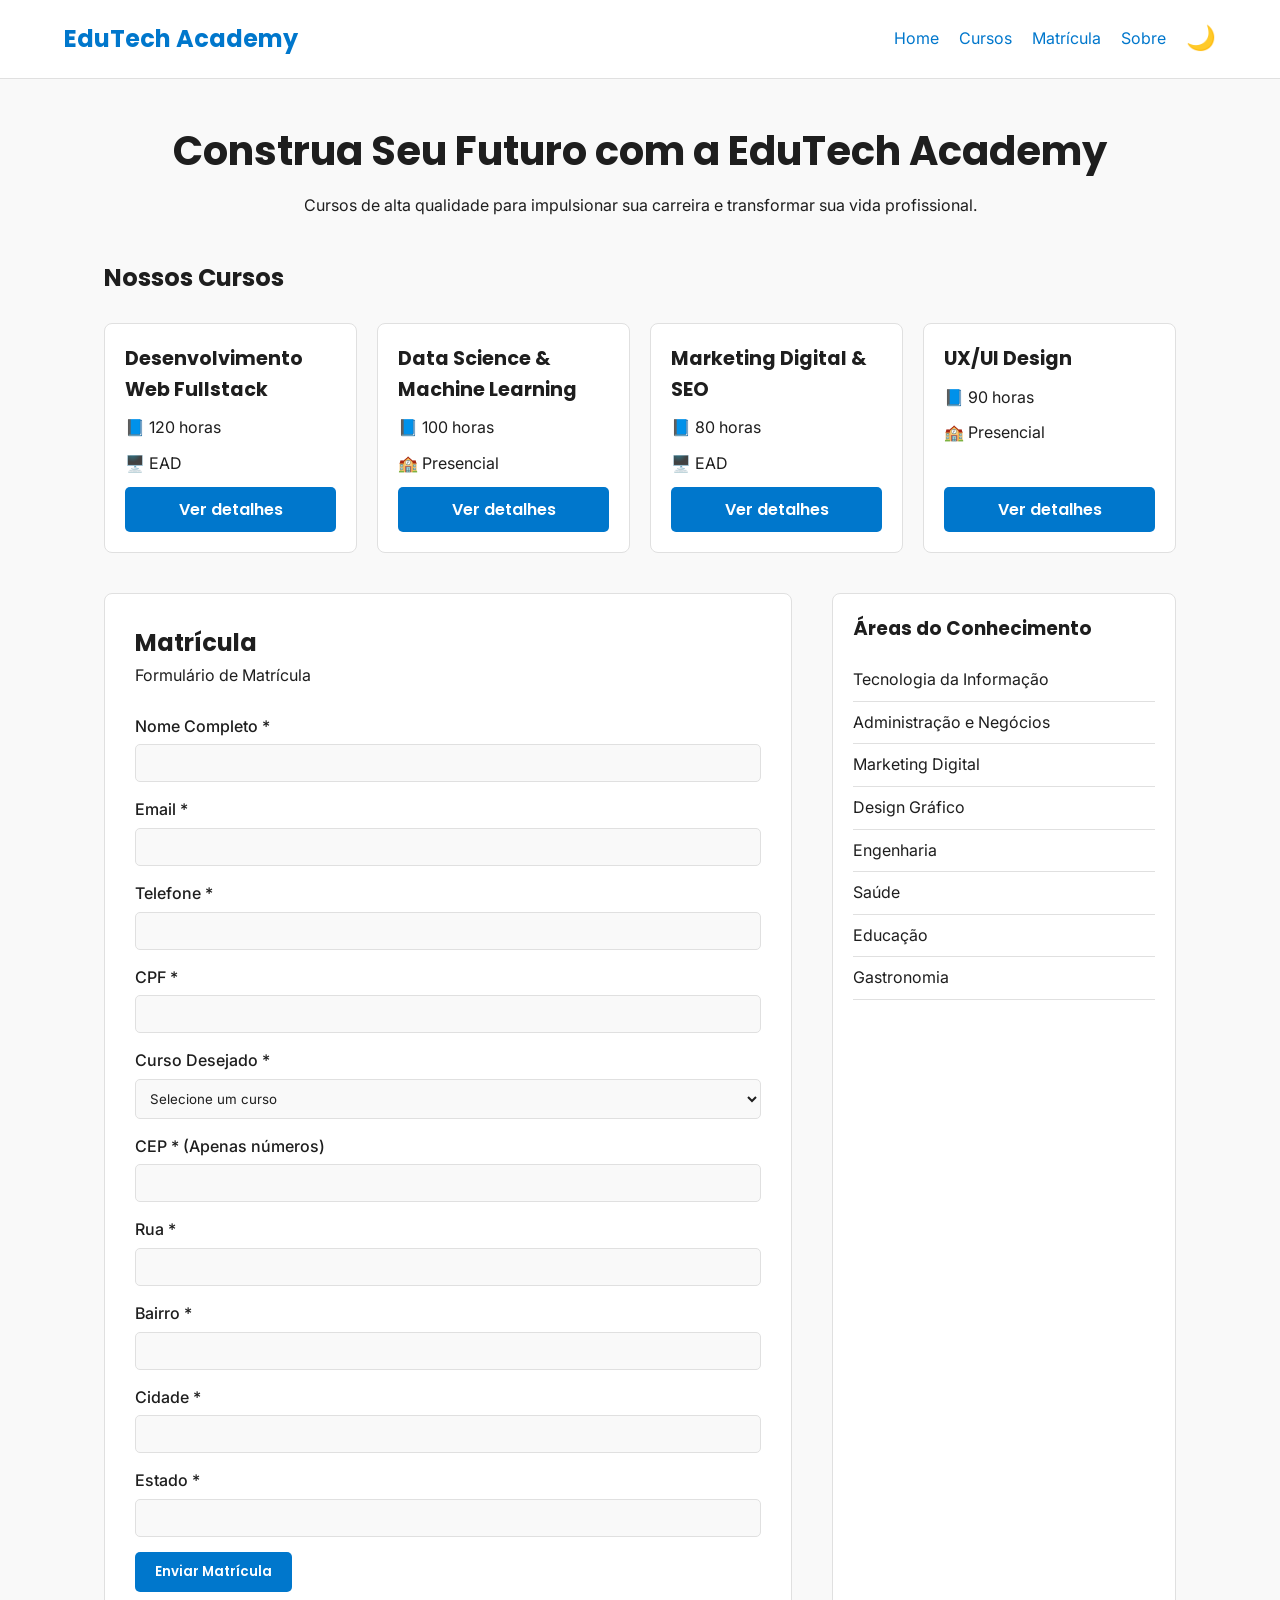
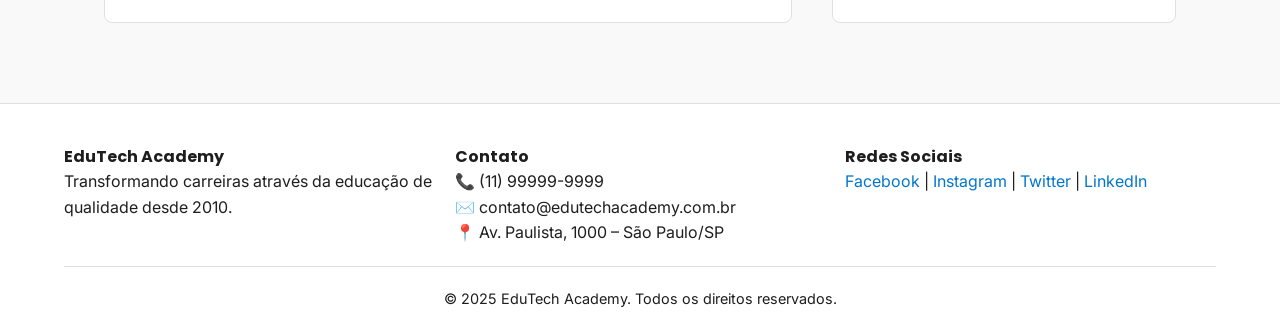
<file: index.html>
<!DOCTYPE html>
<html lang="pt-BR">
<head>
    <meta charset="UTF-8">
    <meta name="viewport" content="width=device-width, initial-scale=1.0">
    <title>EduTech Academy | Home</title>
    <link rel="stylesheet" href="style.css">
</head>
<body>

    <header>
        <div class="logo">EduTech Academy</div>
        <nav>
            <ul>
                <li><a href="index.html">Home</a></li>
                <li><a href="cursos.html">Cursos</a></li>
                <li><a href="#matricula">Matrícula</a></li>
                <li><a href="#">Sobre</a></li>
                <li><button id="theme-toggle" class="theme-toggle">🌙</button></li>
            </ul>
        </nav>
    </header>

    <main>
        <section class="hero">
            <h1>Construa Seu Futuro com a EduTech Academy</h1>
            <p>Cursos de alta qualidade para impulsionar sua carreira e transformar sua vida profissional.</p>
        </section>

        <section class="courses-section">
            <h2>Nossos Cursos</h2>
            <br>
            <div class="courses-grid">
                <div class="card">
                    <h3>Desenvolvimento Web Fullstack</h3>
                    <p>📘 120 horas</p>
                    <p>🖥️ EAD</p>
                    <a href="curso-web.html" class="btn">Ver detalhes</a>
                </div>
                <div class="card">
                    <h3>Data Science & Machine Learning</h3>
                    <p>📘 100 horas</p>
                    <p>🏫 Presencial</p>
                    <a href="curso-datascience.html" class="btn">Ver detalhes</a>
                </div>
                <div class="card">
                    <h3>Marketing Digital & SEO</h3>
                    <p>📘 80 horas</p>
                    <p>🖥️ EAD</p>
                    <a href="curso-marketing.html" class="btn">Ver detalhes</a>
                </div>
                <div class="card">
                    <h3>UX/UI Design</h3>
                    <p>📘 90 horas</p>
                    <p>🏫 Presencial</p>
                    <a href="curso-uxui.html" class="btn">Ver detalhes</a>
                </div>
            </div>
        </section>

        <section id="matricula" class="content-wrapper">
            <div class="form-section">
                <h2>Matrícula</h2>
                <p>Formulário de Matrícula</p>
                <br>
                <form id="matricula-form">
                    <div class="form-group">
                        <label for="nome">Nome Completo *</label>
                        <input type="text" id="nome" name="nome">
                        <span class="error-msg" id="nome-error"></span>
                    </div>
                    <div class="form-group">
                        <label for="email">Email *</label>
                        <input type="text" id="email" name="email">
                        <span class="error-msg" id="email-error"></span>
                    </div>
                    <div class="form-group">
                        <label for="telefone">Telefone *</label>
                        <input type="text" id="telefone" name="telefone">
                        <span class="error-msg" id="telefone-error"></span>
                    </div>
                    <div class="form-group">
                        <label for="cpf">CPF *</label>
                        <input type="text" id="cpf" name="cpf">
                        <span class="error-msg" id="cpf-error"></span>
                    </div>
                    <div class="form-group">
                        <label for="curso">Curso Desejado *</label>
                        <select id="curso" name="curso">
                            <option value="">Selecione um curso</option>
                            <option value="web">Desenvolvimento Web Fullstack</option>
                            <option value="data">Data Science & Machine Learning</option>
                            <option value="marketing">Marketing Digital & SEO</option>
                            <option value="uxui">UX/UI Design</option>
                        </select>
                        <span class="error-msg" id="curso-error"></span>
                    </div>
                    <div class="form-group">
                        <label for="cep">CEP * (Apenas números)</label>
                        <input type="text" id="cep" name="cep" maxlength="8">
                        <span class="error-msg" id="cep-error"></span>
                    </div>
                    <div class="form-group">
                        <label for="rua">Rua *</label>
                        <input type="text" id="rua" name="rua">
                        <span class="error-msg" id="rua-error"></span>
                    </div>
                    <div class="form-group">
                        <label for="bairro">Bairro *</label>
                        <input type="text" id="bairro" name="bairro">
                        <span class="error-msg" id="bairro-error"></span>
                    </div>
                    <div class="form-group">
                        <label for="cidade">Cidade *</label>
                        <input type="text" id="cidade" name="cidade">
                        <span class="error-msg" id="cidade-error"></span>
                    </div>
                    <div class="form-group">
                        <label for="estado">Estado *</label>
                        <input type="text" id="estado" name="estado">
                        <span class="error-msg" id="estado-error"></span>
                    </div>
                    <button type="submit" class="btn">Enviar Matrícula</button>
                </form>
            </div>

            <aside class="sidebar">
                <h3>Áreas do Conhecimento</h3>
                <ul>
                    <li>Tecnologia da Informação</li>
                    <li>Administração e Negócios</li>
                    <li>Marketing Digital</li>
                    <li>Design Gráfico</li>
                    <li>Engenharia</li>
                    <li>Saúde</li>
                    <li>Educação</li>
                    <li>Gastronomia</li>
                </ul>
            </aside>
        </section>
    </main>

    <footer>
        <div class="footer-grid">
            <div>
                <h4>EduTech Academy</h4>
                <p>Transformando carreiras através da educação de qualidade desde 2010.</p>
            </div>
            <div>
                <h4>Contato</h4>
                <p>📞 (11) 99999-9999</p>
                <p>✉️ contato@edutechacademy.com.br</p>
                <p>📍 Av. Paulista, 1000 – São Paulo/SP</p>
            </div>
            <div>
                <h4>Redes Sociais</h4>
                <p>
                    <a href="/imagens/facebook.svg">Facebook</a> | 
                    <a href="/imagens/instagram.svg">Instagram</a> | 
                    <a href="/imagens/twitter.svg">Twitter</a> | 
                    <a href="/imagens/linkedin.svg">LinkedIn</a>
                </p>
            </div>
        </div>
        <div class="footer-bottom">
            <p>© 2025 EduTech Academy. Todos os direitos reservados.</p>
        </div>
    </footer>

    <script src="script.js"></script>
</body>
</html>
</file>
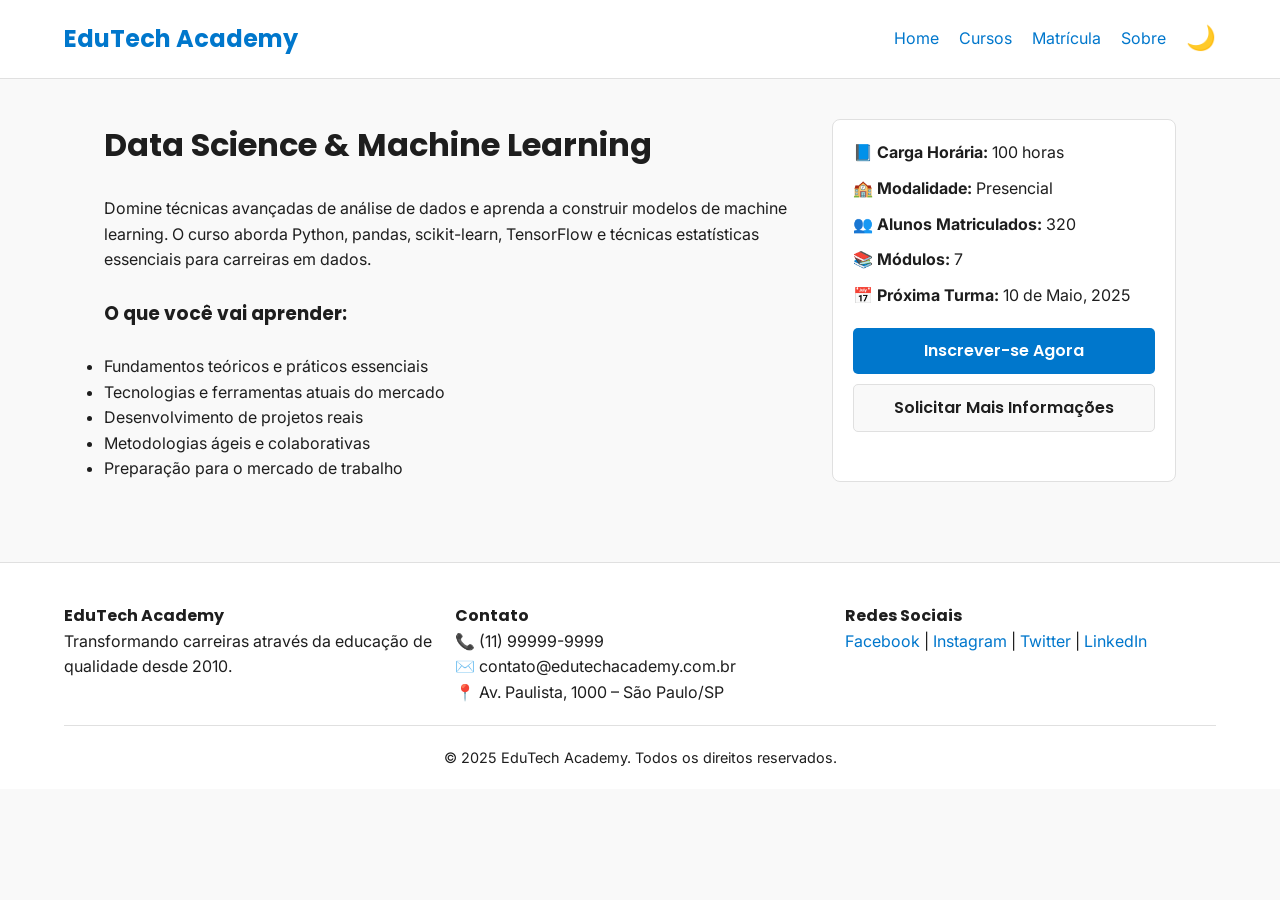
<file: curso-datascience.html>
<!DOCTYPE html>
<html lang="pt-BR">
<head>
    <meta charset="UTF-8">
    <meta name="viewport" content="width=device-width, initial-scale=1.0">
    <title>Data Science & Machine Learning | EduTech Academy</title>
    <link rel="stylesheet" href="style.css">
</head>
<body>
    <header>
        <div class="logo">EduTech Academy</div>
        <nav>
            <ul>
                <li><a href="index.html">Home</a></li>
                <li><a href="cursos.html">Cursos</a></li>
                <li><a href="index.html#matricula">Matrícula</a></li>
                <li><a href="#">Sobre</a></li>
                <li><button id="theme-toggle" class="theme-toggle">🌙</button></li>
            </ul>
        </nav>
    </header>

    <main class="course-details">
        <div>
            <h1>Data Science & Machine Learning</h1>
            <br>
            <p>Domine técnicas avançadas de análise de dados e aprenda a construir modelos de machine learning. O curso aborda Python, pandas, scikit-learn, TensorFlow e técnicas estatísticas essenciais para carreiras em dados.</p>
            <br>
            <h3>O que você vai aprender:</h3>
            <br>
            <ul>
                <li>Fundamentos teóricos e práticos essenciais</li>
                <li>Tecnologias e ferramentas atuais do mercado</li>
                <li>Desenvolvimento de projetos reais</li>
                <li>Metodologias ágeis e colaborativas</li>
                <li>Preparação para o mercado de trabalho</li>
            </ul>
        </div>
        
        <aside class="course-info-box">
            <ul>
                <li>📘 <strong>Carga Horária:</strong> 100 horas</li>
                <li>🏫 <strong>Modalidade:</strong> Presencial</li>
                <li>👥 <strong>Alunos Matriculados:</strong> 320</li>
                <li>📚 <strong>Módulos:</strong> 7</li>
                <li>📅 <strong>Próxima Turma:</strong> 10 de Maio, 2025</li>
            </ul>
            <a href="index.html#matricula" class="btn" style="display:block; margin-bottom:10px;">Inscrever-se Agora</a>
            <a href="#" class="btn" style="display:block; background:var(--bg-color); color:var(--text-color); border:1px solid var(--border-color);">Solicitar Mais Informações</a>
        </aside>
    </main>

    <footer>
        <div class="footer-grid">
            <div>
                <h4>EduTech Academy</h4>
                <p>Transformando carreiras através da educação de qualidade desde 2010.</p>
            </div>
            <div>
                <h4>Contato</h4>
                <p>📞 (11) 99999-9999</p>
                <p>✉️ contato@edutechacademy.com.br</p>
                <p>📍 Av. Paulista, 1000 – São Paulo/SP</p>
            </div>
            <div>
                <h4>Redes Sociais</h4>
                <p><a href="#">Facebook</a> | <a href="#">Instagram</a> | <a href="#">Twitter</a> | <a href="#">LinkedIn</a></p>
            </div>
        </div>
        <div class="footer-bottom">
            <p>© 2025 EduTech Academy. Todos os direitos reservados.</p>
        </div>
    </footer>
    <script src="script.js"></script>
</body>
</html>
</file>
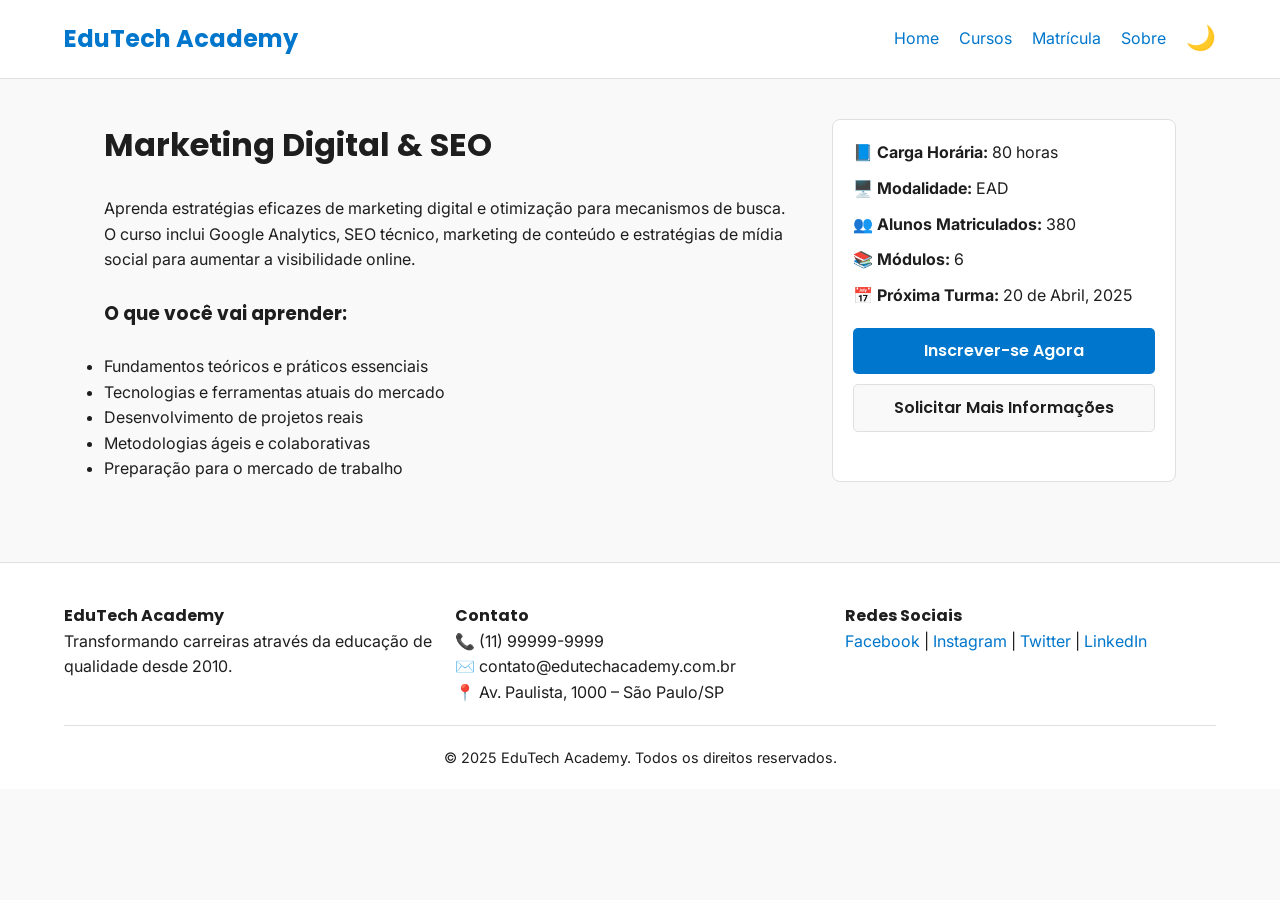
<file: curso-marketing.html>
<!DOCTYPE html>
<html lang="pt-BR">
<head>
    <meta charset="UTF-8">
    <meta name="viewport" content="width=device-width, initial-scale=1.0">
    <title>Marketing Digital & SEO | EduTech Academy</title>
    <link rel="stylesheet" href="style.css">
</head>
<body>
    <header>
        <div class="logo">EduTech Academy</div>
        <nav>
            <ul>
                <li><a href="index.html">Home</a></li>
                <li><a href="cursos.html">Cursos</a></li>
                <li><a href="index.html#matricula">Matrícula</a></li>
                <li><a href="#">Sobre</a></li>
                <li><button id="theme-toggle" class="theme-toggle">🌙</button></li>
            </ul>
        </nav>
    </header>

    <main class="course-details">
        <div>
            <h1>Marketing Digital & SEO</h1>
            <br>
            <p>Aprenda estratégias eficazes de marketing digital e otimização para mecanismos de busca. O curso inclui Google Analytics, SEO técnico, marketing de conteúdo e estratégias de mídia social para aumentar a visibilidade online.</p>
            <br>
            <h3>O que você vai aprender:</h3>
            <br>
            <ul>
                <li>Fundamentos teóricos e práticos essenciais</li>
                <li>Tecnologias e ferramentas atuais do mercado</li>
                <li>Desenvolvimento de projetos reais</li>
                <li>Metodologias ágeis e colaborativas</li>
                <li>Preparação para o mercado de trabalho</li>
            </ul>
        </div>
        
        <aside class="course-info-box">
            <ul>
                <li>📘 <strong>Carga Horária:</strong> 80 horas</li>
                <li>🖥️ <strong>Modalidade:</strong> EAD</li>
                <li>👥 <strong>Alunos Matriculados:</strong> 380</li>
                <li>📚 <strong>Módulos:</strong> 6</li>
                <li>📅 <strong>Próxima Turma:</strong> 20 de Abril, 2025</li>
            </ul>
            <a href="index.html#matricula" class="btn" style="display:block; margin-bottom:10px;">Inscrever-se Agora</a>
            <a href="#" class="btn" style="display:block; background:var(--bg-color); color:var(--text-color); border:1px solid var(--border-color);">Solicitar Mais Informações</a>
        </aside>
    </main>

    <footer>
        <div class="footer-grid">
            <div>
                <h4>EduTech Academy</h4>
                <p>Transformando carreiras através da educação de qualidade desde 2010.</p>
            </div>
            <div>
                <h4>Contato</h4>
                <p>📞 (11) 99999-9999</p>
                <p>✉️ contato@edutechacademy.com.br</p>
                <p>📍 Av. Paulista, 1000 – São Paulo/SP</p>
            </div>
            <div>
                <h4>Redes Sociais</h4>
                <p><a href="#">Facebook</a> | <a href="#">Instagram</a> | <a href="#">Twitter</a> | <a href="#">LinkedIn</a></p>
            </div>
        </div>
        <div class="footer-bottom">
            <p>© 2025 EduTech Academy. Todos os direitos reservados.</p>
        </div>
    </footer>
    <script src="script.js"></script>
</body>
</html>
</file>
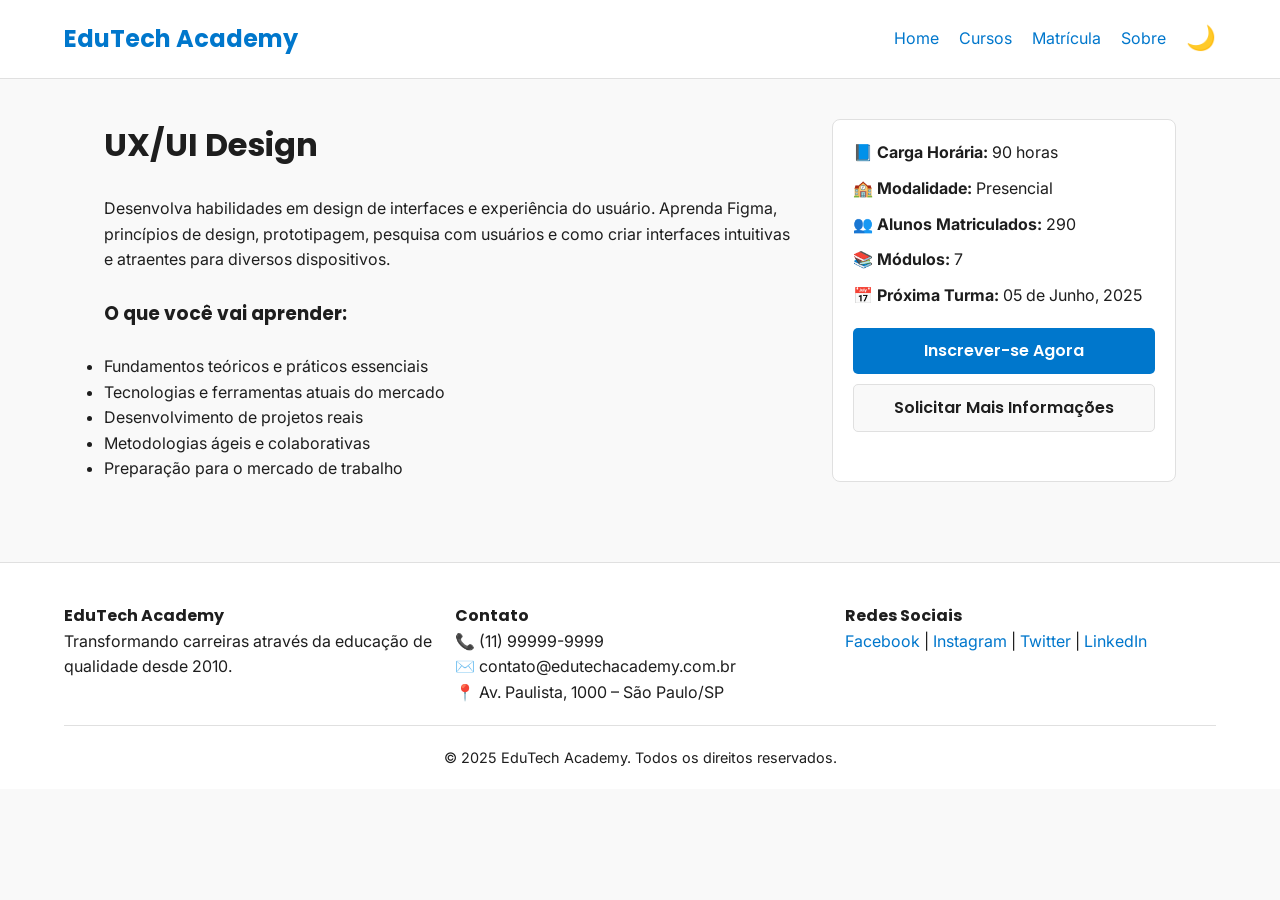
<file: curso-uxui.html>
<!DOCTYPE html>
<html lang="pt-BR">
<head>
    <meta charset="UTF-8">
    <meta name="viewport" content="width=device-width, initial-scale=1.0">
    <title>UX/UI Design | EduTech Academy</title>
    <link rel="stylesheet" href="style.css">
</head>
<body>
    <header>
        <div class="logo">EduTech Academy</div>
        <nav>
            <ul>
                <li><a href="index.html">Home</a></li>
                <li><a href="cursos.html">Cursos</a></li>
                <li><a href="index.html#matricula">Matrícula</a></li>
                <li><a href="#">Sobre</a></li>
                <li><button id="theme-toggle" class="theme-toggle">🌙</button></li>
            </ul>
        </nav>
    </header>

    <main class="course-details">
        <div>
            <h1>UX/UI Design</h1>
            <br>
            <p>Desenvolva habilidades em design de interfaces e experiência do usuário. Aprenda Figma, princípios de design, prototipagem, pesquisa com usuários e como criar interfaces intuitivas e atraentes para diversos dispositivos.</p>
            <br>
            <h3>O que você vai aprender:</h3>
            <br>
            <ul>
                <li>Fundamentos teóricos e práticos essenciais</li>
                <li>Tecnologias e ferramentas atuais do mercado</li>
                <li>Desenvolvimento de projetos reais</li>
                <li>Metodologias ágeis e colaborativas</li>
                <li>Preparação para o mercado de trabalho</li>
            </ul>
        </div>
        
        <aside class="course-info-box">
            <ul>
                <li>📘 <strong>Carga Horária:</strong> 90 horas</li>
                <li>🏫 <strong>Modalidade:</strong> Presencial</li>
                <li>👥 <strong>Alunos Matriculados:</strong> 290</li>
                <li>📚 <strong>Módulos:</strong> 7</li>
                <li>📅 <strong>Próxima Turma:</strong> 05 de Junho, 2025</li>
            </ul>
            <a href="index.html#matricula" class="btn" style="display:block; margin-bottom:10px;">Inscrever-se Agora</a>
            <a href="#" class="btn" style="display:block; background:var(--bg-color); color:var(--text-color); border:1px solid var(--border-color);">Solicitar Mais Informações</a>
        </aside>
    </main>

    <footer>
        <div class="footer-grid">
            <div>
                <h4>EduTech Academy</h4>
                <p>Transformando carreiras através da educação de qualidade desde 2010.</p>
            </div>
            <div>
                <h4>Contato</h4>
                <p>📞 (11) 99999-9999</p>
                <p>✉️ contato@edutechacademy.com.br</p>
                <p>📍 Av. Paulista, 1000 – São Paulo/SP</p>
            </div>
            <div>
                <h4>Redes Sociais</h4>
                <p><a href="/imagens/facebook.svg">Facebook</a> | <a href="/imagens/instagram.svg">Instagram</a> | <a href="/imagens/twitter.svg">Twitter</a> | <a href="/imagens/linkedin.svg">LinkedIn</a></p>
            </div>
        </div>
        <div class="footer-bottom">
            <p>© 2025 EduTech Academy. Todos os direitos reservados.</p>
        </div>
    </footer>
    <script src="script.js"></script>
</body>
</html>
</file>
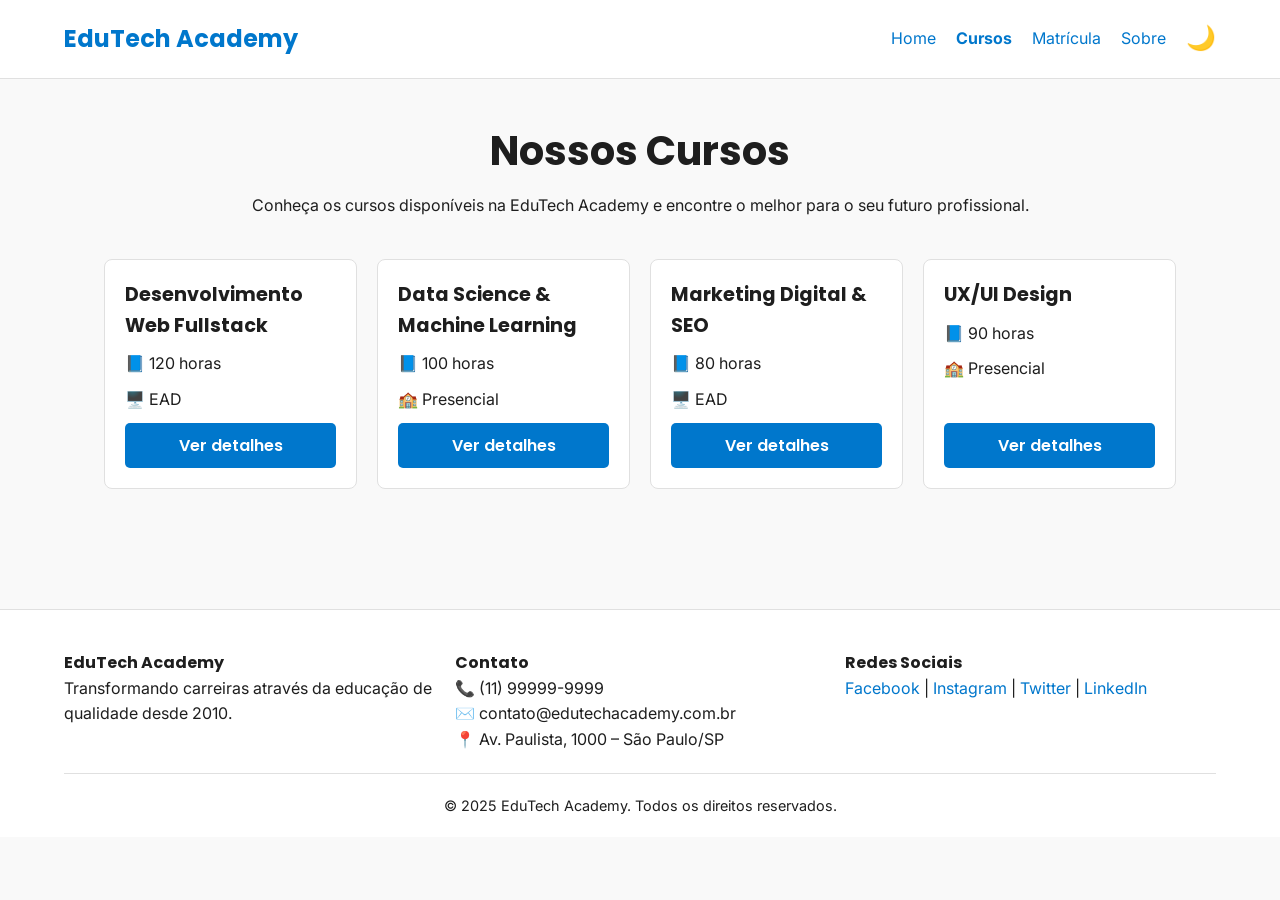
<file: cursos.html>
<!DOCTYPE html>
<html lang="pt-BR">
<head>
    <meta charset="UTF-8">
    <meta name="viewport" content="width=device-width, initial-scale=1.0">
    <title>EduTech Academy | Cursos</title>
    <link rel="stylesheet" href="style.css">
</head>
<body>
    <header>
        <div class="logo">EduTech Academy</div>
        <nav>
            <ul>
                <li><a href="index.html">Home</a></li>
                <li><a href="cursos.html" style="font-weight: bold; color: var(--primary-color);">Cursos</a></li>
                <li><a href="index.html#matricula">Matrícula</a></li>
                <li><a href="#">Sobre</a></li>
                <li><button id="theme-toggle" class="theme-toggle">🌙</button></li>
            </ul>
        </nav>
    </header>

    <main>
        <section class="hero">
            <h1>Nossos Cursos</h1>
            <p>Conheça os cursos disponíveis na EduTech Academy e encontre o melhor para o seu futuro profissional.</p>
        </section>

        <section class="courses-grid">
            <div class="card">
                <h3>Desenvolvimento Web Fullstack</h3>
                <p>📘 120 horas</p>
                <p>🖥️ EAD</p>
                <a href="curso-web.html" class="btn">Ver detalhes</a>
            </div>
            <div class="card">
                <h3>Data Science & Machine Learning</h3>
                <p>📘 100 horas</p>
                <p>🏫 Presencial</p>
                <a href="curso-datascience.html" class="btn">Ver detalhes</a>
            </div>
            <div class="card">
                <h3>Marketing Digital & SEO</h3>
                <p>📘 80 horas</p>
                <p>🖥️ EAD</p>
                <a href="curso-marketing.html" class="btn">Ver detalhes</a>
            </div>
            <div class="card">
                <h3>UX/UI Design</h3>
                <p>📘 90 horas</p>
                <p>🏫 Presencial</p>
                <a href="curso-uxui.html" class="btn">Ver detalhes</a>
            </div>
        </section>
    </main>

    <footer>
        <div class="footer-grid">
            <div>
                <h4>EduTech Academy</h4>
                <p>Transformando carreiras através da educação de qualidade desde 2010.</p>
            </div>
            <div>
                <h4>Contato</h4>
                <p>📞 (11) 99999-9999</p>
                <p>✉️ contato@edutechacademy.com.br</p>
                <p>📍 Av. Paulista, 1000 – São Paulo/SP</p>
            </div>
            <div>
                <h4>Redes Sociais</h4>
                <p><a href="/imagens/facebook.svg">Facebook</a> | <a href="/imagens/instagram.svg">Instagram</a> | <a href="/imagens/twitter.svg">Twitter</a> | <a href="/imagens/linkedin.svg">LinkedIn</a></p>
            </div>
        </div>
        <div class="footer-bottom">
            <p>© 2025 EduTech Academy. Todos os direitos reservados.</p>
        </div>
    </footer>
    <script src="script.js"></script>
</body>
</html>
</file>
<file: style.css>
@import url('https://fonts.googleapis.com/css2?family=Inter:wght@400;500;600&family=Poppins:wght@500;600;700&display=swap');

/* Variáveis e Temas */
:root {
  --bg-color: #F9F9F9;
  --text-color: #1E1E1E;
  --primary-color: #0077CC;
  --card-bg: #FFFFFF;
  --hover-color: #005FA3;
  --border-color: #E0E0E0;
  --error-color: #D32F2F;
}

[data-theme="dark"] {
  --bg-color: #1E1E1E;
  --text-color: #F9F9F9;
  --primary-color: #4DA6FF;
  --card-bg: #2C2C2C;
  --hover-color: #66BFFF;
  --border-color: #444444;
  --error-color: #FF6B6B;
}

/* Reset Básico */
* {
  margin: 0;
  padding: 0;
  box-sizing: border-box;
}

body {
  font-family: 'Inter', sans-serif;
  background-color: var(--bg-color);
  color: var(--text-color);
  line-height: 1.6;
  transition: background-color 0.3s, color 0.3s;
}

h1, h2, h3, h4 {
  font-family: 'Poppins', sans-serif;
}

a {
  text-decoration: none;
  color: var(--primary-color);
  transition: color 0.3s;
}

a:hover {
  color: var(--hover-color);
}

.btn {
  display: inline-block;
  background-color: var(--primary-color);
  color: #FFF;
  padding: 10px 20px;
  border-radius: 5px;
  border: none;
  cursor: pointer;
  font-family: 'Poppins', sans-serif;
  font-weight: 600;
  transition: background-color 0.3s;
  text-align: center;
}

.btn:hover {
  background-color: var(--hover-color);
  color: #FFF;
}

/* Cabeçalho */
header {
  background-color: var(--card-bg);
  border-bottom: 1px solid var(--border-color);
  padding: 20px 5%;
  display: flex;
  justify-content: space-between;
  align-items: center;
}

.logo {
  font-family: 'Poppins', sans-serif;
  font-size: 1.5rem;
  font-weight: 700;
  color: var(--primary-color);
}

nav ul {
  list-style: none;
  display: flex;
  gap: 20px;
  align-items: center;
}

.theme-toggle {
  background: none;
  border: none;
  font-size: 1.5rem;
  cursor: pointer;
}

/* Estrutura Principal */
main {
  padding: 40px 5%;
  max-width: 1200px;
  margin: 0 auto;
}

.hero {
  text-align: center;
  margin-bottom: 40px;
}

.hero h1 {
  font-size: 2.5rem;
  margin-bottom: 10px;
}

/* Cards de Cursos */
.courses-grid {
  display: grid;
  grid-template-columns: repeat(auto-fit, minmax(250px, 1fr));
  gap: 20px;
  margin-bottom: 40px;
}

.card {
  background-color: var(--card-bg);
  border: 1px solid var(--border-color);
  border-radius: 8px;
  padding: 20px;
  display: flex;
  flex-direction: column;
  gap: 10px;
}

.card h3 {
  font-size: 1.2rem;
}

.card .btn {
  margin-top: auto;
}

/* Layout Matrícula e Sidebar */
.content-wrapper {
  display: grid;
  grid-template-columns: 2fr 1fr;
  gap: 40px;
}

/* Formulário */
.form-section {
  background-color: var(--card-bg);
  padding: 30px;
  border-radius: 8px;
  border: 1px solid var(--border-color);
}

.form-group {
  margin-bottom: 15px;
}

.form-group label {
  display: block;
  font-weight: 500;
  margin-bottom: 5px;
}

.form-group input, .form-group select {
  width: 100%;
  padding: 10px;
  border: 1px solid var(--border-color);
  border-radius: 5px;
  background-color: var(--bg-color);
  color: var(--text-color);
  font-family: 'Inter', sans-serif;
}

.error-msg {
  color: var(--error-color);
  font-size: 0.85rem;
  margin-top: 5px;
  display: none;
}

/* Sidebar */
.sidebar {
  background-color: var(--card-bg);
  padding: 20px;
  border-radius: 8px;
  border: 1px solid var(--border-color);
}

.sidebar ul {
  list-style: none;
  margin-top: 15px;
}

.sidebar li {
  padding: 8px 0;
  border-bottom: 1px solid var(--border-color);
}

/* Curso Detalhes */
.course-details {
  display: grid;
  grid-template-columns: 2fr 1fr;
  gap: 40px;
}

.course-info-box {
  background-color: var(--card-bg);
  padding: 20px;
  border: 1px solid var(--border-color);
  border-radius: 8px;
}

.course-info-box ul {
  list-style: none;
  margin-bottom: 20px;
}

.course-info-box li {
  margin-bottom: 10px;
}

/* Rodapé */
footer {
  background-color: var(--card-bg);
  border-top: 1px solid var(--border-color);
  padding: 40px 5% 20px;
  margin-top: 40px;
}

.footer-grid {
  display: grid;
  grid-template-columns: repeat(auto-fit, minmax(200px, 1fr));
  gap: 20px;
  margin-bottom: 20px;
}

.footer-bottom {
  text-align: center;
  padding-top: 20px;
  border-top: 1px solid var(--border-color);
  font-size: 0.9rem;
}

@media (max-width: 768px) {
  .content-wrapper, .course-details {
    grid-template-columns: 1fr;
  }
  nav ul {
    flex-wrap: wrap;
  }
}
</file>
